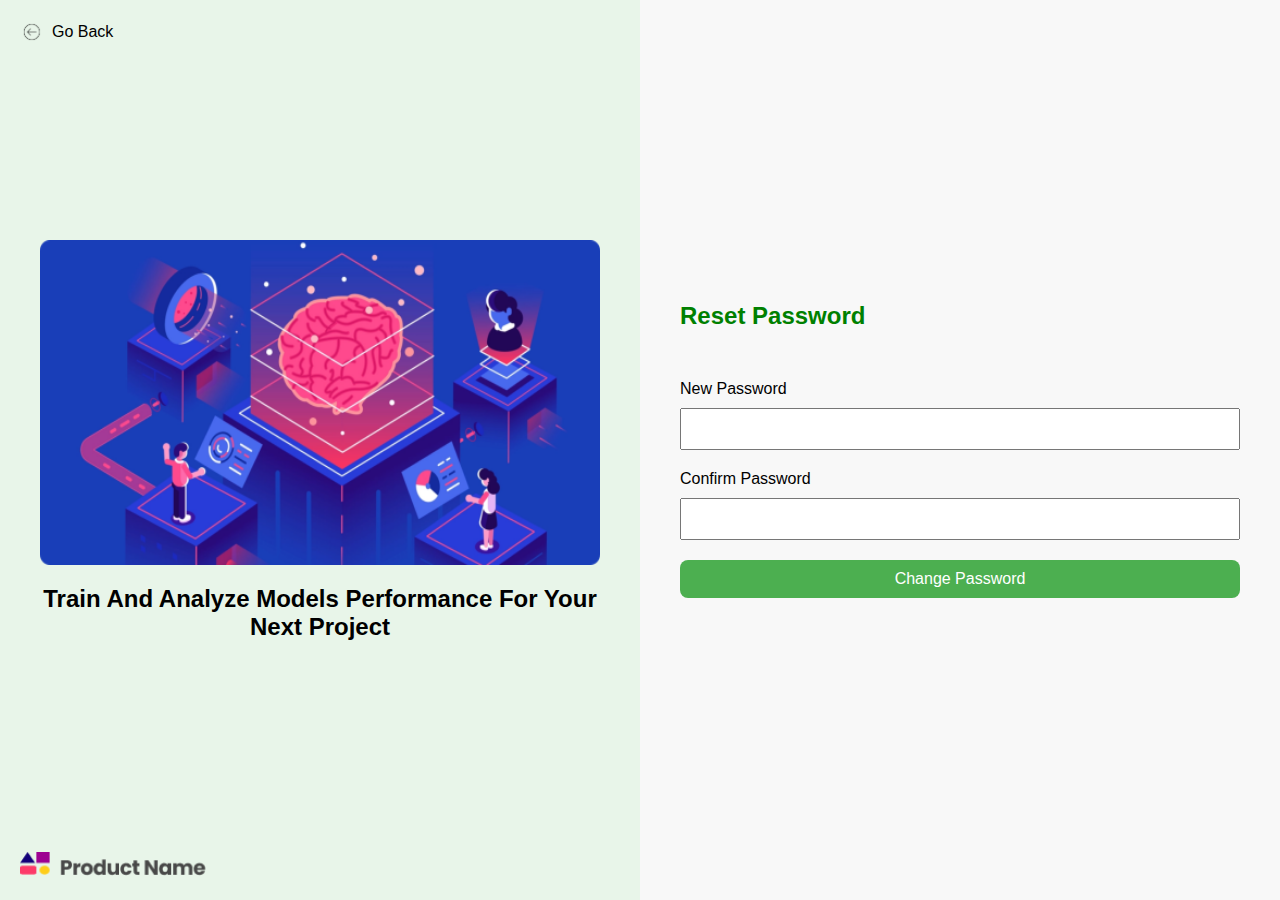
<file: reset.html>
<!DOCTYPE html>
<html lang="en">
<head>
    <meta charset="UTF-8">
    <meta name="viewport" content="width=device-width, initial-scale=1.0">
    <title>Sign In Page</title>
    <link rel="stylesheet" href="reset.css">
</head>
<body>
    <div class="go-back">
        <img src="back.svg" alt="Go Back">
        <span>Go Back</span>
    </div>
    <div class="container">
        <div class="left-section">
            <img height="325px" src="login-cover.png" alt="Brain Illustration">
            <h1>Train And Analyze Models Performance For Your<br> Next Project</h1>
        </div>
        <div class="right-section">
            <h2 style="color: #008000;">Reset Password</h2>
            <form>
                <label for="password"> New Password</label>
                <input type="password" id="password" name="password" required>
                
                <label for="password"> Confirm Password</label>
                <input type="password" id="password" name="password" required>
                
                <button type="submit">Change Password</button>
            </form>
        </div>
    </div>
    <div class="product-name">
        <img src="logo.png" alt="Product Logo">
    </div>
</body>
</html>
</file>
